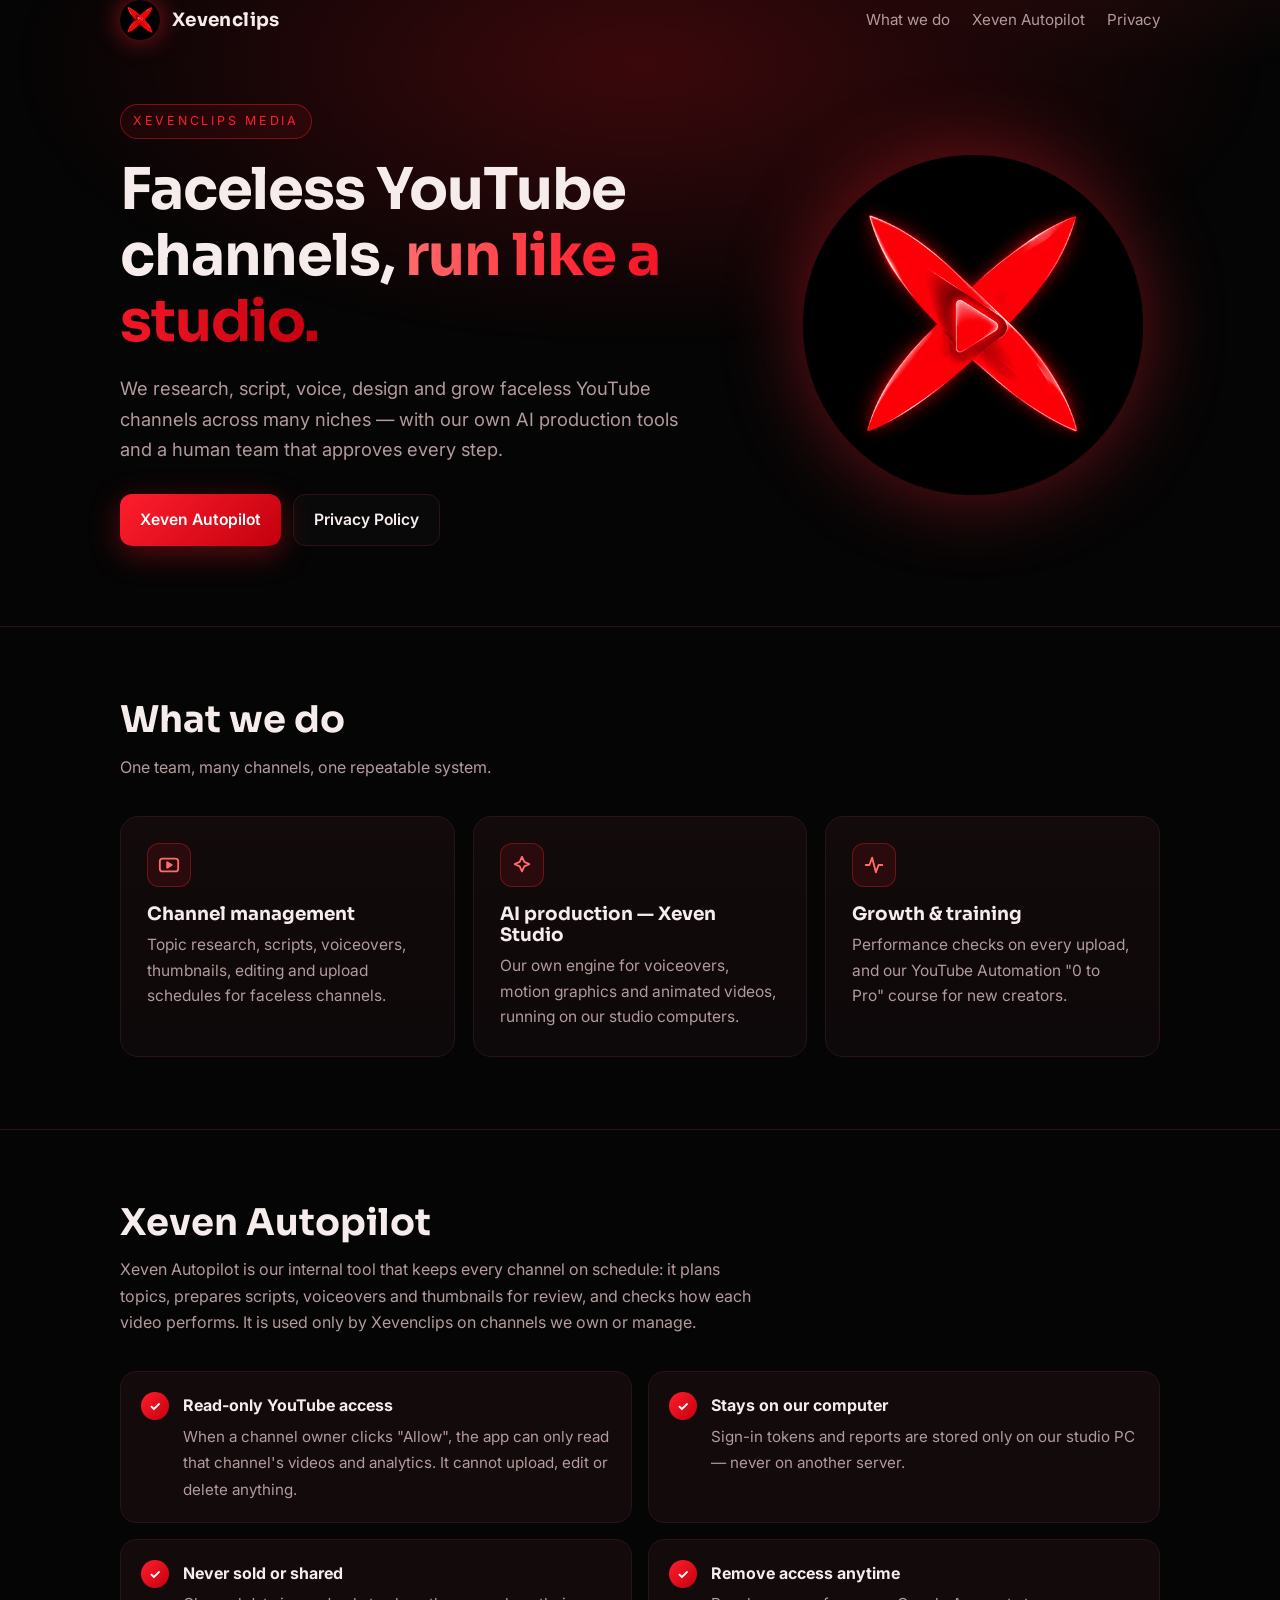
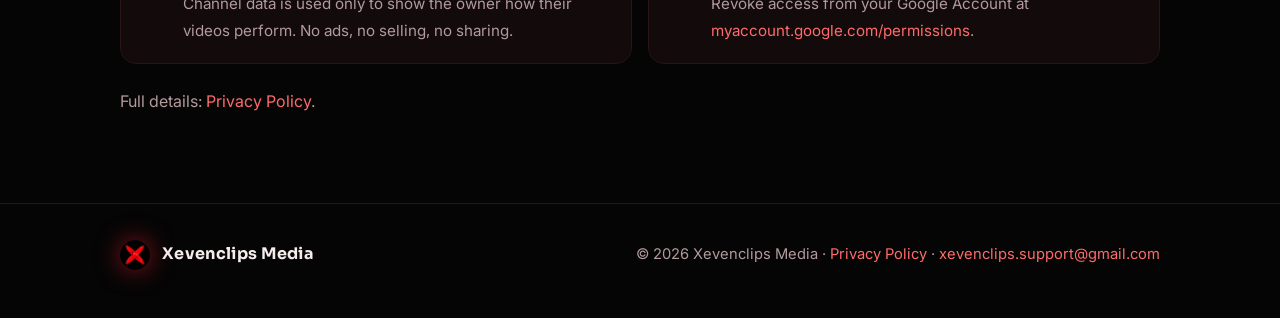
<file: index.html>
<!doctype html>
<html lang="en">
<head>
<title>Xevenclips Media – Faceless YouTube Studio</title>
<meta name="description" content="Xevenclips Media builds and runs faceless YouTube channels with AI-powered production tools, including Xeven Autopilot.">
<meta charset="utf-8">
<meta name="viewport" content="width=device-width, initial-scale=1">
<link rel="icon" type="image/png" href="logo.png">
<link rel="preconnect" href="https://fonts.googleapis.com">
<link rel="preconnect" href="https://fonts.gstatic.com" crossorigin>
<link href="https://fonts.googleapis.com/css2?family=Inter:wght@400;500;600&family=Sora:wght@600;700&display=swap" rel="stylesheet">
<link rel="stylesheet" href="style.css">
</head>
<body>
<div class="glow"></div>
<header><nav class="wrap">
  <a class="brand" href="index.html"><img src="logo.png" alt="">Xevenclips</a>
  <div class="navlinks">
    <a class="hide-sm" href="index.html#what">What we do</a>
    <a href="index.html#autopilot">Xeven Autopilot</a>
    <a href="privacy.html">Privacy</a>
  </div>
</nav></header>
<main>
  <div class="wrap hero">
    <div>
      <span class="eyebrow">Xevenclips Media</span>
      <h1>Faceless YouTube channels, <span class="grad">run like a studio.</span></h1>
      <p class="lead">We research, script, voice, design and grow faceless YouTube channels across many niches — with our own AI production tools and a human team that approves every step.</p>
      <div class="btns">
        <a class="btn primary" href="#autopilot">Xeven Autopilot</a>
        <a class="btn ghost" href="privacy.html">Privacy Policy</a>
      </div>
    </div>
    <img class="logo-big" src="logo.png" alt="Xevenclips logo">
  </div>

  <section id="what">
    <div class="wrap">
      <div class="sec-head">
        <h2>What we do</h2>
        <p>One team, many channels, one repeatable system.</p>
      </div>
      <div class="grid3">
        <div class="card">
          <div class="ic"><svg width="22" height="22" viewBox="0 0 24 24" fill="none" stroke="#FF6B6B" stroke-width="2" stroke-linecap="round" stroke-linejoin="round"><rect x="2" y="5" width="20" height="14" rx="3"/><path d="M10 9l5 3-5 3z" fill="#FF6B6B"/></svg></div>
          <h3>Channel management</h3>
          <p>Topic research, scripts, voiceovers, thumbnails, editing and upload schedules for faceless channels.</p>
        </div>
        <div class="card">
          <div class="ic"><svg width="22" height="22" viewBox="0 0 24 24" fill="none" stroke="#FF6B6B" stroke-width="2" stroke-linecap="round" stroke-linejoin="round"><path d="M12 3l2.5 5.5L20 11l-5.5 2.5L12 19l-2.5-5.5L4 11l5.5-2.5z"/></svg></div>
          <h3>AI production — Xeven Studio</h3>
          <p>Our own engine for voiceovers, motion graphics and animated videos, running on our studio computers.</p>
        </div>
        <div class="card">
          <div class="ic"><svg width="22" height="22" viewBox="0 0 24 24" fill="none" stroke="#FF6B6B" stroke-width="2" stroke-linecap="round" stroke-linejoin="round"><path d="M3 12h4l3-8 4 16 3-8h4"/></svg></div>
          <h3>Growth &amp; training</h3>
          <p>Performance checks on every upload, and our YouTube Automation "0 to Pro" course for new creators.</p>
        </div>
      </div>
    </div>
  </section>

  <section id="autopilot">
    <div class="wrap">
      <div class="sec-head">
        <h2>Xeven Autopilot</h2>
        <p>Xeven Autopilot is our internal tool that keeps every channel on schedule: it plans topics, prepares scripts, voiceovers and thumbnails for review, and checks how each video performs. It is used only by Xevenclips on channels we own or manage.</p>
      </div>
      <div class="data">
        <div class="pill"><div class="check">✓</div><div><b>Read-only YouTube access</b><span>When a channel owner clicks "Allow", the app can only read that channel's videos and analytics. It cannot upload, edit or delete anything.</span></div></div>
        <div class="pill"><div class="check">✓</div><div><b>Stays on our computer</b><span>Sign-in tokens and reports are stored only on our studio PC — never on another server.</span></div></div>
        <div class="pill"><div class="check">✓</div><div><b>Never sold or shared</b><span>Channel data is used only to show the owner how their videos perform. No ads, no selling, no sharing.</span></div></div>
        <div class="pill"><div class="check">✓</div><div><b>Remove access anytime</b><span>Revoke access from your Google Account at <a href="https://myaccount.google.com/permissions">myaccount.google.com/permissions</a>.</span></div></div>
      </div>
      <p style="color:var(--muted);margin-top:24px">Full details: <a href="privacy.html">Privacy Policy</a>.</p>
    </div>
  </section>
</main>
<footer>
  <div class="wrap foot">
    <a class="brand" href="index.html"><img src="logo.png" alt="">Xevenclips Media</a>
    <div>© 2026 Xevenclips Media · <a href="privacy.html">Privacy Policy</a> · <a href="mailto:xevenclips.support@gmail.com">xevenclips.support@gmail.com</a></div>
  </div>
</footer>
</body>
</html>
</file>
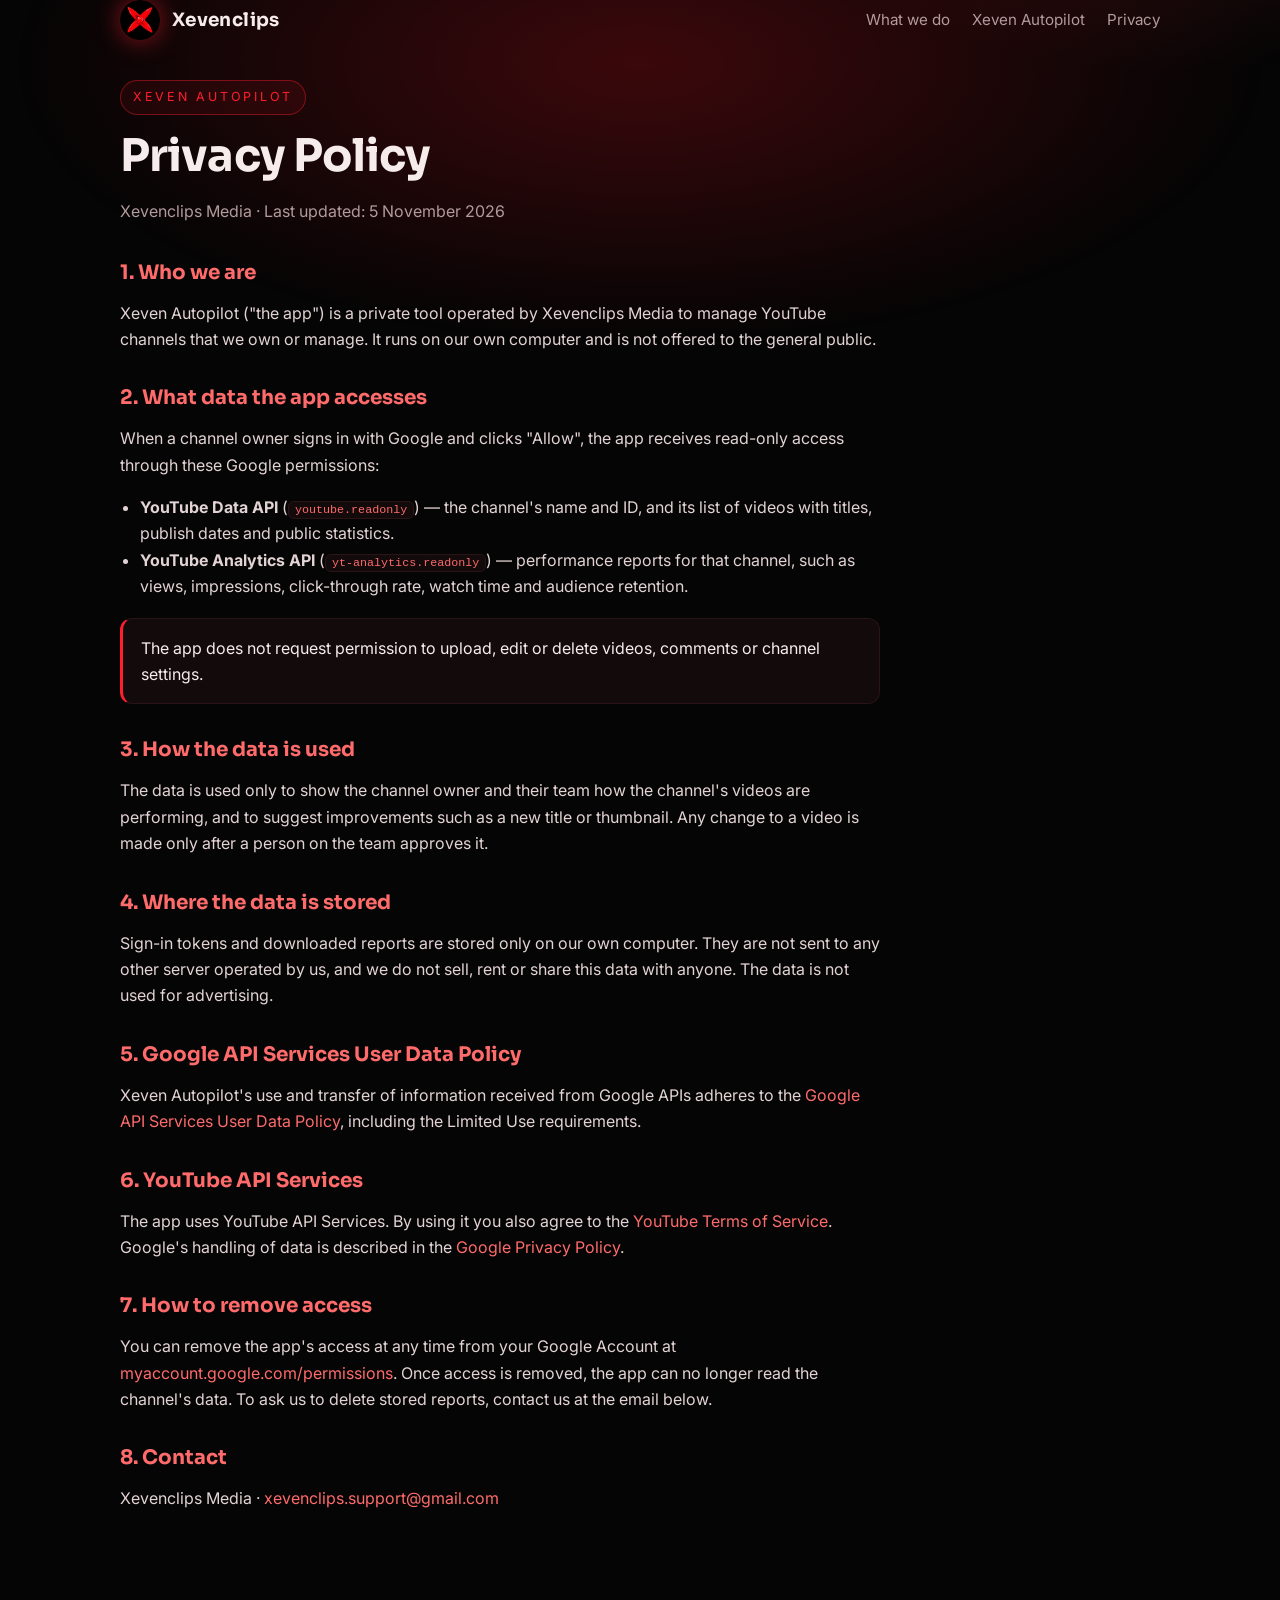
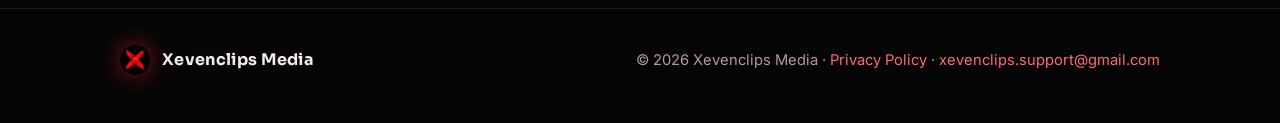
<file: privacy.html>
<!doctype html>
<html lang="en">
<head>
<title>Privacy Policy – Xeven Autopilot by Xevenclips</title>
<meta name="description" content="Privacy Policy for Xeven Autopilot, an internal YouTube channel management tool by Xevenclips Media.">
<meta charset="utf-8">
<meta name="viewport" content="width=device-width, initial-scale=1">
<link rel="icon" type="image/png" href="logo.png">
<link rel="preconnect" href="https://fonts.googleapis.com">
<link rel="preconnect" href="https://fonts.gstatic.com" crossorigin>
<link href="https://fonts.googleapis.com/css2?family=Inter:wght@400;500;600&family=Sora:wght@600;700&display=swap" rel="stylesheet">
<link rel="stylesheet" href="style.css">
</head>
<body>
<div class="glow"></div>
<header><nav class="wrap">
  <a class="brand" href="index.html"><img src="logo.png" alt="">Xevenclips</a>
  <div class="navlinks">
    <a class="hide-sm" href="index.html#what">What we do</a>
    <a href="index.html#autopilot">Xeven Autopilot</a>
    <a href="privacy.html">Privacy</a>
  </div>
</nav></header>
<main class="wrap">
  <article class="doc">
    <span class="eyebrow">Xeven Autopilot</span>
    <h1>Privacy Policy</h1>
    <p class="meta">Xevenclips Media · Last updated: 5 November 2026</p>

    <h2>1. Who we are</h2>
    <p>Xeven Autopilot ("the app") is a private tool operated by Xevenclips Media to manage YouTube channels that we own or manage. It runs on our own computer and is not offered to the general public.</p>

    <h2>2. What data the app accesses</h2>
    <p>When a channel owner signs in with Google and clicks "Allow", the app receives read-only access through these Google permissions:</p>
    <ul>
      <li><b>YouTube Data API</b> (<code>youtube.readonly</code>) — the channel's name and ID, and its list of videos with titles, publish dates and public statistics.</li>
      <li><b>YouTube Analytics API</b> (<code>yt-analytics.readonly</code>) — performance reports for that channel, such as views, impressions, click-through rate, watch time and audience retention.</li>
    </ul>
    <div class="box">The app does not request permission to upload, edit or delete videos, comments or channel settings.</div>

    <h2>3. How the data is used</h2>
    <p>The data is used only to show the channel owner and their team how the channel's videos are performing, and to suggest improvements such as a new title or thumbnail. Any change to a video is made only after a person on the team approves it.</p>

    <h2>4. Where the data is stored</h2>
    <p>Sign-in tokens and downloaded reports are stored only on our own computer. They are not sent to any other server operated by us, and we do not sell, rent or share this data with anyone. The data is not used for advertising.</p>

    <h2>5. Google API Services User Data Policy</h2>
    <p>Xeven Autopilot's use and transfer of information received from Google APIs adheres to the <a href="https://developers.google.com/terms/api-services-user-data-policy">Google API Services User Data Policy</a>, including the Limited Use requirements.</p>

    <h2>6. YouTube API Services</h2>
    <p>The app uses YouTube API Services. By using it you also agree to the <a href="https://www.youtube.com/t/terms">YouTube Terms of Service</a>. Google's handling of data is described in the <a href="https://policies.google.com/privacy">Google Privacy Policy</a>.</p>

    <h2>7. How to remove access</h2>
    <p>You can remove the app's access at any time from your Google Account at <a href="https://myaccount.google.com/permissions">myaccount.google.com/permissions</a>. Once access is removed, the app can no longer read the channel's data. To ask us to delete stored reports, contact us at the email below.</p>

    <h2>8. Contact</h2>
    <p>Xevenclips Media · <a href="mailto:xevenclips.support@gmail.com">xevenclips.support@gmail.com</a></p>
  </article>
</main>
<footer>
  <div class="wrap foot">
    <a class="brand" href="index.html"><img src="logo.png" alt="">Xevenclips Media</a>
    <div>© 2026 Xevenclips Media · <a href="privacy.html">Privacy Policy</a> · <a href="mailto:xevenclips.support@gmail.com">xevenclips.support@gmail.com</a></div>
  </div>
</footer>
</body>
</html>
</file>
<file: style.css>
:root{
  --bg:#050505; --bg2:#0D0809; --card:#120A0B; --line:#2A1416;
  --text:#F6ECEC; --muted:#B39A9C; --blue:#FF1E2D; --blue2:#C3000E; --ice:#FF6B6B;
}
*{box-sizing:border-box}
html{scroll-behavior:smooth}
body{margin:0;background:var(--bg);color:var(--text);font-family:"Inter",system-ui,-apple-system,"Segoe UI",Roboto,sans-serif;line-height:1.65;-webkit-font-smoothing:antialiased;overflow-x:hidden}
a{color:var(--ice);text-decoration:none}
a:hover{text-decoration:underline}
.wrap{max-width:1080px;margin:0 auto;padding:0 20px}
.glow{position:fixed;inset:-20vh -20vw auto;height:90vh;pointer-events:none;z-index:0;
  background:radial-gradient(50% 50% at 50% 30%,rgba(255,20,35,.22),transparent 70%),
             radial-gradient(30% 30% at 80% 10%,rgba(255,60,60,.12),transparent 70%)}
header,main,footer{position:relative;z-index:1}
nav{display:flex;align-items:center;justify-content:space-between;padding:22px 0}
.brand{display:flex;align-items:center;gap:12px;font-family:"Sora",sans-serif;font-weight:700;letter-spacing:.02em;color:var(--text);font-size:1.15rem}
.brand img{width:40px;height:40px;border-radius:50%;filter:drop-shadow(0 0 12px rgba(255,30,45,.55))}
.brand:hover{text-decoration:none}
.navlinks{display:flex;gap:22px;font-size:.95rem}
.navlinks a{color:var(--muted)}
.navlinks a:hover{color:var(--text);text-decoration:none}
.hero{display:grid;grid-template-columns:1.25fr .75fr;gap:40px;align-items:center;padding-top:64px;padding-bottom:80px}
.eyebrow{display:inline-block;font-size:.78rem;letter-spacing:.22em;text-transform:uppercase;color:var(--blue);border:1px solid rgba(255,30,45,.4);background:rgba(255,30,45,.08);padding:6px 12px;border-radius:999px}
h1,h2,h3{font-family:"Sora",sans-serif;line-height:1.15;margin:0}
h1{font-size:clamp(2.2rem,5vw,3.6rem);margin:18px 0 18px;letter-spacing:-.02em}
h1 .grad{background:linear-gradient(90deg,var(--ice),var(--blue) 45%,var(--blue2));-webkit-background-clip:text;background-clip:text;color:transparent}
.lead{font-size:1.15rem;color:var(--muted);max-width:560px;margin:0 0 30px}
.btns{display:flex;flex-wrap:wrap;gap:12px}
.btn{display:inline-flex;align-items:center;gap:8px;padding:12px 20px;border-radius:12px;font-weight:600;font-size:.98rem}
.btn.primary{background:linear-gradient(135deg,var(--blue),var(--blue2));color:#fff;box-shadow:0 8px 30px rgba(255,20,35,.35)}
.btn.ghost{border:1px solid var(--line);color:var(--text);background:rgba(255,255,255,.02)}
.btn:hover{text-decoration:none;filter:brightness(1.08)}
.logo-big{width:100%;max-width:340px;justify-self:center;filter:drop-shadow(0 0 40px rgba(255,30,45,.4));animation:float 6s ease-in-out infinite}
@keyframes float{50%{transform:translateY(-10px)}}
section{padding:72px 0;border-top:1px solid var(--line)}
.sec-head{max-width:640px;margin-bottom:36px}
.sec-head h2{font-size:clamp(1.7rem,3.4vw,2.3rem);margin-bottom:12px}
.sec-head p{color:var(--muted);margin:0}
.grid3{display:grid;grid-template-columns:repeat(3,1fr);gap:18px}
.card{background:linear-gradient(180deg,var(--card),var(--bg2));border:1px solid var(--line);border-radius:18px;padding:26px}
.card .ic{width:44px;height:44px;border-radius:12px;display:grid;place-items:center;background:rgba(255,30,45,.1);border:1px solid rgba(255,30,45,.35);margin-bottom:16px}
.card h3{font-size:1.15rem;margin-bottom:8px}
.card p{color:var(--muted);margin:0;font-size:.97rem}
.data{display:grid;grid-template-columns:repeat(2,1fr);gap:16px}
.pill{display:flex;gap:14px;align-items:flex-start;background:var(--card);border:1px solid var(--line);border-radius:16px;padding:20px}
.pill b{display:block;margin-bottom:4px}
.pill span{color:var(--muted);font-size:.95rem}
.check{flex:none;width:28px;height:28px;border-radius:50%;display:grid;place-items:center;background:linear-gradient(135deg,var(--blue),var(--blue2));color:#fff;font-weight:700;font-size:.85rem}
footer{border-top:1px solid var(--line);padding:36px 0 48px;color:var(--muted);font-size:.92rem}
.foot{display:flex;flex-wrap:wrap;gap:16px;justify-content:space-between;align-items:center}
.foot .brand{font-size:1rem}
.foot .brand img{width:30px;height:30px}
/* privacy page */
.doc{max-width:760px;padding-top:40px;padding-bottom:80px}
.doc h1{font-size:clamp(2rem,4vw,2.8rem);margin:16px 0 6px}
.doc .meta{color:var(--muted);margin-bottom:36px}
.doc h2{font-size:1.25rem;margin:34px 0 10px;color:var(--ice)}
.doc p,.doc li{color:#E3D3D4}
.doc code{background:var(--card);border:1px solid var(--line);border-radius:6px;padding:1px 6px;font-size:.9em;color:var(--ice)}
.doc ul{padding-left:20px}
.box{background:var(--card);border:1px solid var(--line);border-left:3px solid var(--blue);border-radius:12px;padding:16px 18px;margin:18px 0}
@media (max-width:860px){
  .hero{grid-template-columns:1fr;padding-top:36px;padding-bottom:56px;text-align:left}
  .logo-big{max-width:200px;order:-1;justify-self:start}
  .grid3{grid-template-columns:1fr}
  .data{grid-template-columns:1fr}
  .navlinks{gap:14px;font-size:.88rem}
}
@media (max-width:420px){ .navlinks a.hide-sm{display:none} }
@media (prefers-reduced-motion:reduce){ .logo-big{animation:none} }
</file>
